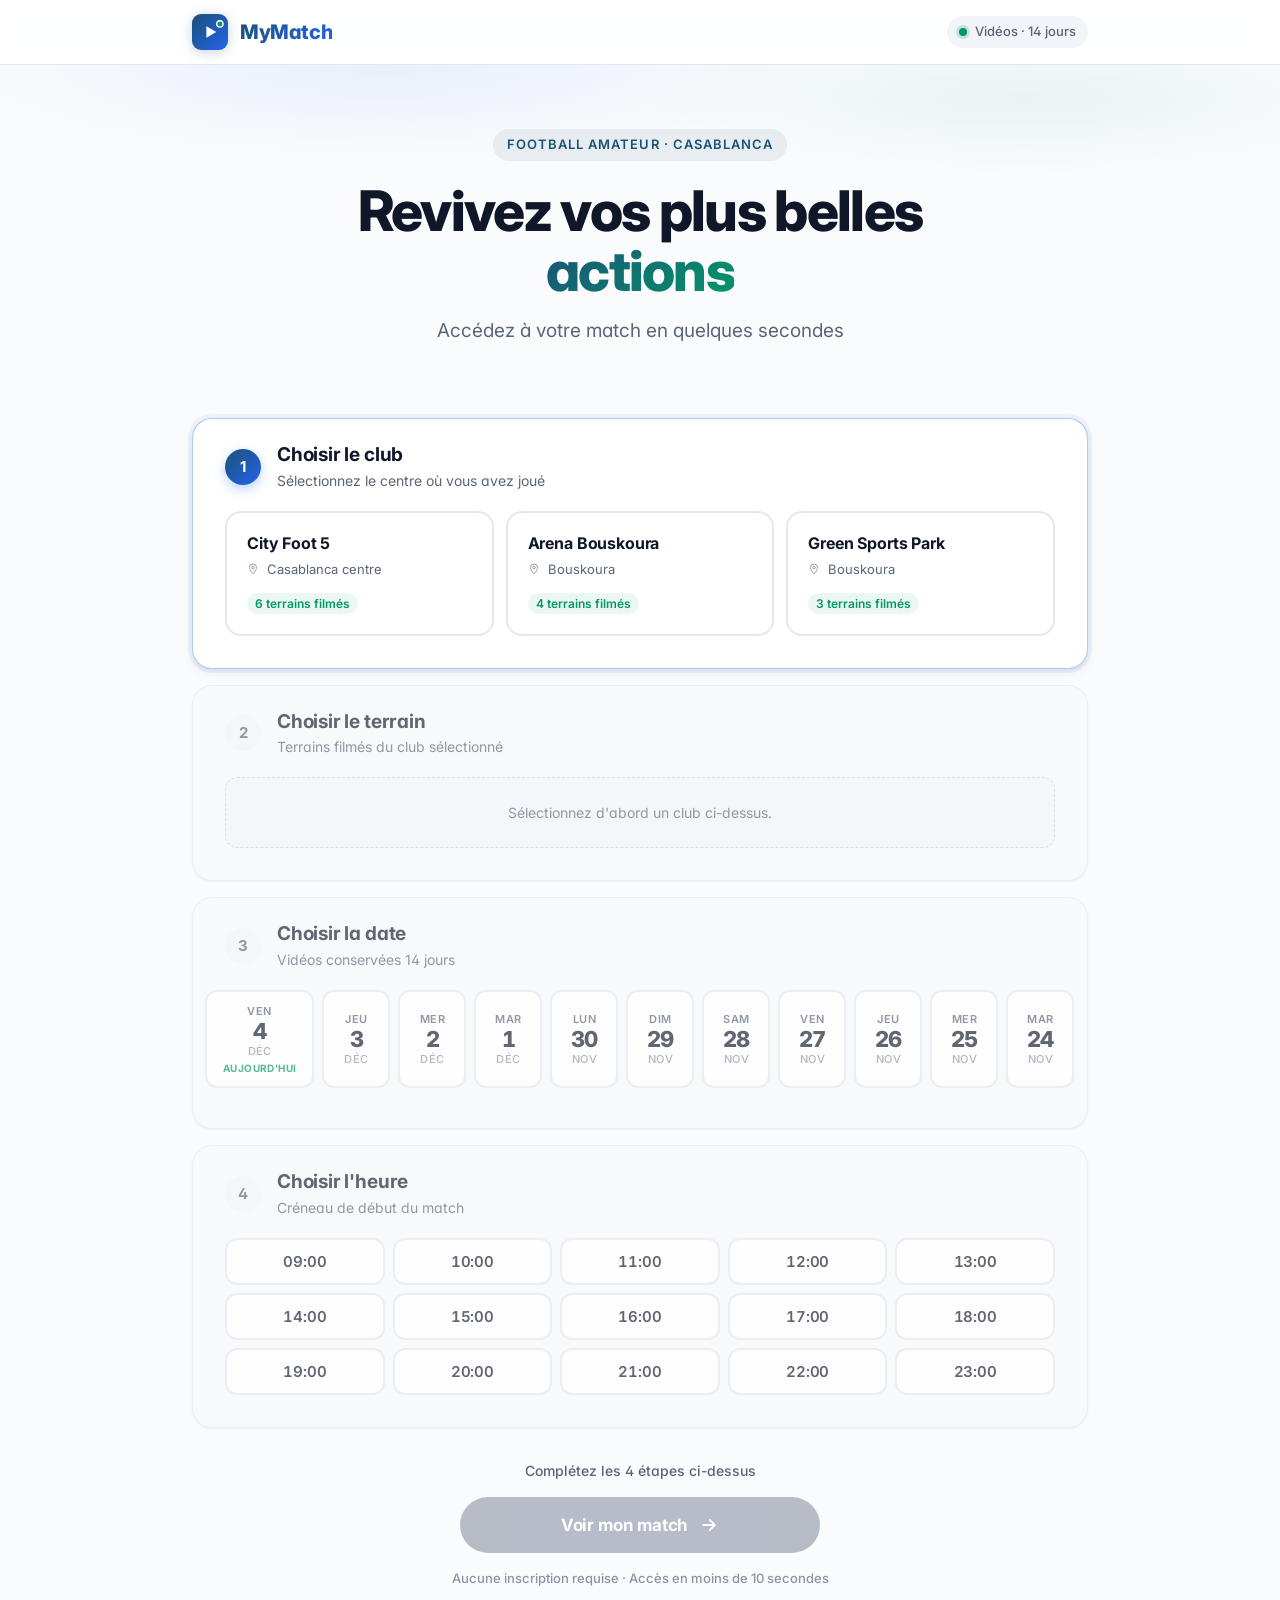
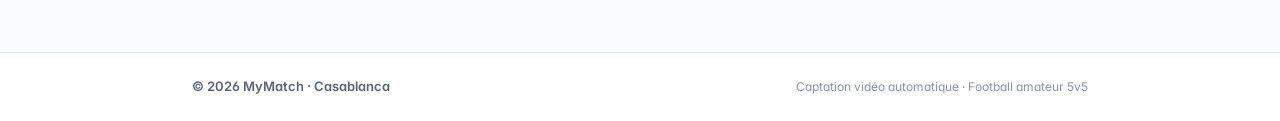
<file: frontend/index.html>
<!DOCTYPE html>
<html lang="fr">
<head>
  <meta charset="UTF-8" />
  <meta name="viewport" content="width=device-width, initial-scale=1.0, viewport-fit=cover" />
  <meta name="theme-color" content="#1A5276" />
  <meta name="description" content="MyMatch — Revivez vos plus belles actions. Accédez à votre match filmé en quelques secondes." />
  <title>MyMatch — Revivez vos plus belles actions</title>

  <link rel="preconnect" href="https://fonts.googleapis.com" />
  <link rel="preconnect" href="https://fonts.gstatic.com" crossorigin />
  <link href="https://fonts.googleapis.com/css2?family=Inter:wght@400;500;600;700;800&display=swap" rel="stylesheet" />

  <link rel="stylesheet" href="css/style.css" />
</head>
<body>

  <!-- ============================================================
       HEADER : logo MyMatch + nom de la marque
       ============================================================ -->
  <header class="site-header">
    <div class="container header-inner">
      <a href="/" class="logo" aria-label="MyMatch — accueil">
        <!-- Logo SVG : carré arrondi bleu avec triangle play et accent vert -->
        <svg class="logo-mark" viewBox="0 0 40 40" fill="none" xmlns="http://www.w3.org/2000/svg" aria-hidden="true">
          <rect width="40" height="40" rx="10" fill="url(#logoGradient)"/>
          <path d="M16 13.5L27 20L16 26.5V13.5Z" fill="white"/>
          <circle cx="31" cy="11" r="3.5" fill="#059669" stroke="white" stroke-width="1.5"/>
          <defs>
            <linearGradient id="logoGradient" x1="0" y1="0" x2="40" y2="40" gradientUnits="userSpaceOnUse">
              <stop offset="0%" stop-color="#1A5276"/>
              <stop offset="100%" stop-color="#2563EB"/>
            </linearGradient>
          </defs>
        </svg>
        <span class="logo-text">MyMatch</span>
      </a>

      <!-- Petite mention discrète à droite (durée de conservation) -->
      <span class="header-badge" aria-label="Vidéos disponibles 14 jours">
        <span class="header-badge-dot"></span>
        Vidéos · 14 jours
      </span>
    </div>
  </header>

  <main>

    <!-- ============================================================
         HERO : titre principal + sous-titre
         ============================================================ -->
    <section class="hero">
      <div class="container">
        <p class="hero-eyebrow">Football amateur · Casablanca</p>
        <h1 class="hero-title">
          Revivez vos plus belles <span class="hero-accent">actions</span>
        </h1>
        <p class="hero-subtitle">Accédez à votre match en quelques secondes</p>
      </div>
    </section>

    <!-- ============================================================
         SÉLECTION EN 4 ÉTAPES
         Inspiré de urbansoccer.fr/videos/
         Étapes : Club → Terrain → Date → Heure → Voir mon match
         ============================================================ -->
    <section class="selection" aria-label="Sélection de votre match">
      <div class="container">

        <!-- ---------- Étape 1 : Choisir le club ---------- -->
        <article class="step is-active" data-step="1" id="step-1">
          <header class="step-header">
            <span class="step-number" aria-hidden="true">1</span>
            <div class="step-titles">
              <h2 class="step-title">Choisir le club</h2>
              <p class="step-hint" id="step-1-hint">Sélectionnez le centre où vous avez joué</p>
            </div>
            <span class="step-status" data-step-status="1" aria-live="polite"></span>
          </header>
          <div class="step-body">
            <div class="club-grid" id="club-grid" role="radiogroup" aria-labelledby="step-1-hint">
              <!-- Les cartes de clubs sont injectées par main.js -->
            </div>
          </div>
        </article>

        <!-- ---------- Étape 2 : Choisir le terrain ---------- -->
        <article class="step is-locked" data-step="2" id="step-2" aria-disabled="true">
          <header class="step-header">
            <span class="step-number" aria-hidden="true">2</span>
            <div class="step-titles">
              <h2 class="step-title">Choisir le terrain</h2>
              <p class="step-hint" id="step-2-hint">Terrains filmés du club sélectionné</p>
            </div>
            <span class="step-status" data-step-status="2" aria-live="polite"></span>
          </header>
          <div class="step-body">
            <div class="terrain-grid" id="terrain-grid" role="radiogroup" aria-labelledby="step-2-hint">
              <!-- Les terrains sont injectés par main.js après sélection du club -->
              <p class="empty-state" id="terrain-empty">Sélectionnez d'abord un club ci-dessus.</p>
            </div>
          </div>
        </article>

        <!-- ---------- Étape 3 : Choisir la date ---------- -->
        <article class="step is-locked" data-step="3" id="step-3" aria-disabled="true">
          <header class="step-header">
            <span class="step-number" aria-hidden="true">3</span>
            <div class="step-titles">
              <h2 class="step-title">Choisir la date</h2>
              <p class="step-hint" id="step-3-hint">Vidéos conservées 14 jours</p>
            </div>
            <span class="step-status" data-step-status="3" aria-live="polite"></span>
          </header>
          <div class="step-body">
            <div class="date-scroller" id="date-scroller" role="radiogroup" aria-labelledby="step-3-hint">
              <!-- Les pastilles de dates (14 derniers jours) sont injectées par main.js -->
            </div>
          </div>
        </article>

        <!-- ---------- Étape 4 : Choisir l'heure ---------- -->
        <article class="step is-locked" data-step="4" id="step-4" aria-disabled="true">
          <header class="step-header">
            <span class="step-number" aria-hidden="true">4</span>
            <div class="step-titles">
              <h2 class="step-title">Choisir l'heure</h2>
              <p class="step-hint" id="step-4-hint">Créneau de début du match</p>
            </div>
            <span class="step-status" data-step-status="4" aria-live="polite"></span>
          </header>
          <div class="step-body">
            <div class="time-grid" id="time-grid" role="radiogroup" aria-labelledby="step-4-hint">
              <!-- Les créneaux horaires sont injectés par main.js -->
            </div>
          </div>
        </article>

        <!-- ---------- Bouton final : Voir mon match ---------- -->
        <div class="cta-wrapper">
          <p class="cta-summary" id="cta-summary" aria-live="polite">Complétez les 4 étapes ci-dessus</p>
          <button type="button" class="cta-button" id="cta-button" disabled>
            <span class="cta-button-label">Voir mon match</span>
            <svg class="cta-button-icon" viewBox="0 0 24 24" fill="none" aria-hidden="true">
              <path d="M5 12H19M19 12L13 6M19 12L13 18" stroke="currentColor" stroke-width="2.2" stroke-linecap="round" stroke-linejoin="round"/>
            </svg>
          </button>
          <p class="cta-reassurance">
            Aucune inscription requise · Accès en moins de 10 secondes
          </p>
        </div>

      </div>
    </section>

  </main>

  <!-- ============================================================
       FOOTER simple
       ============================================================ -->
  <footer class="site-footer">
    <div class="container footer-inner">
      <p class="footer-copy">© 2026 MyMatch · Casablanca</p>
      <p class="footer-meta">Captation vidéo automatique · Football amateur 5v5</p>
    </div>
  </footer>

  <script src="js/main.js" defer></script>
</body>
</html>
</file>
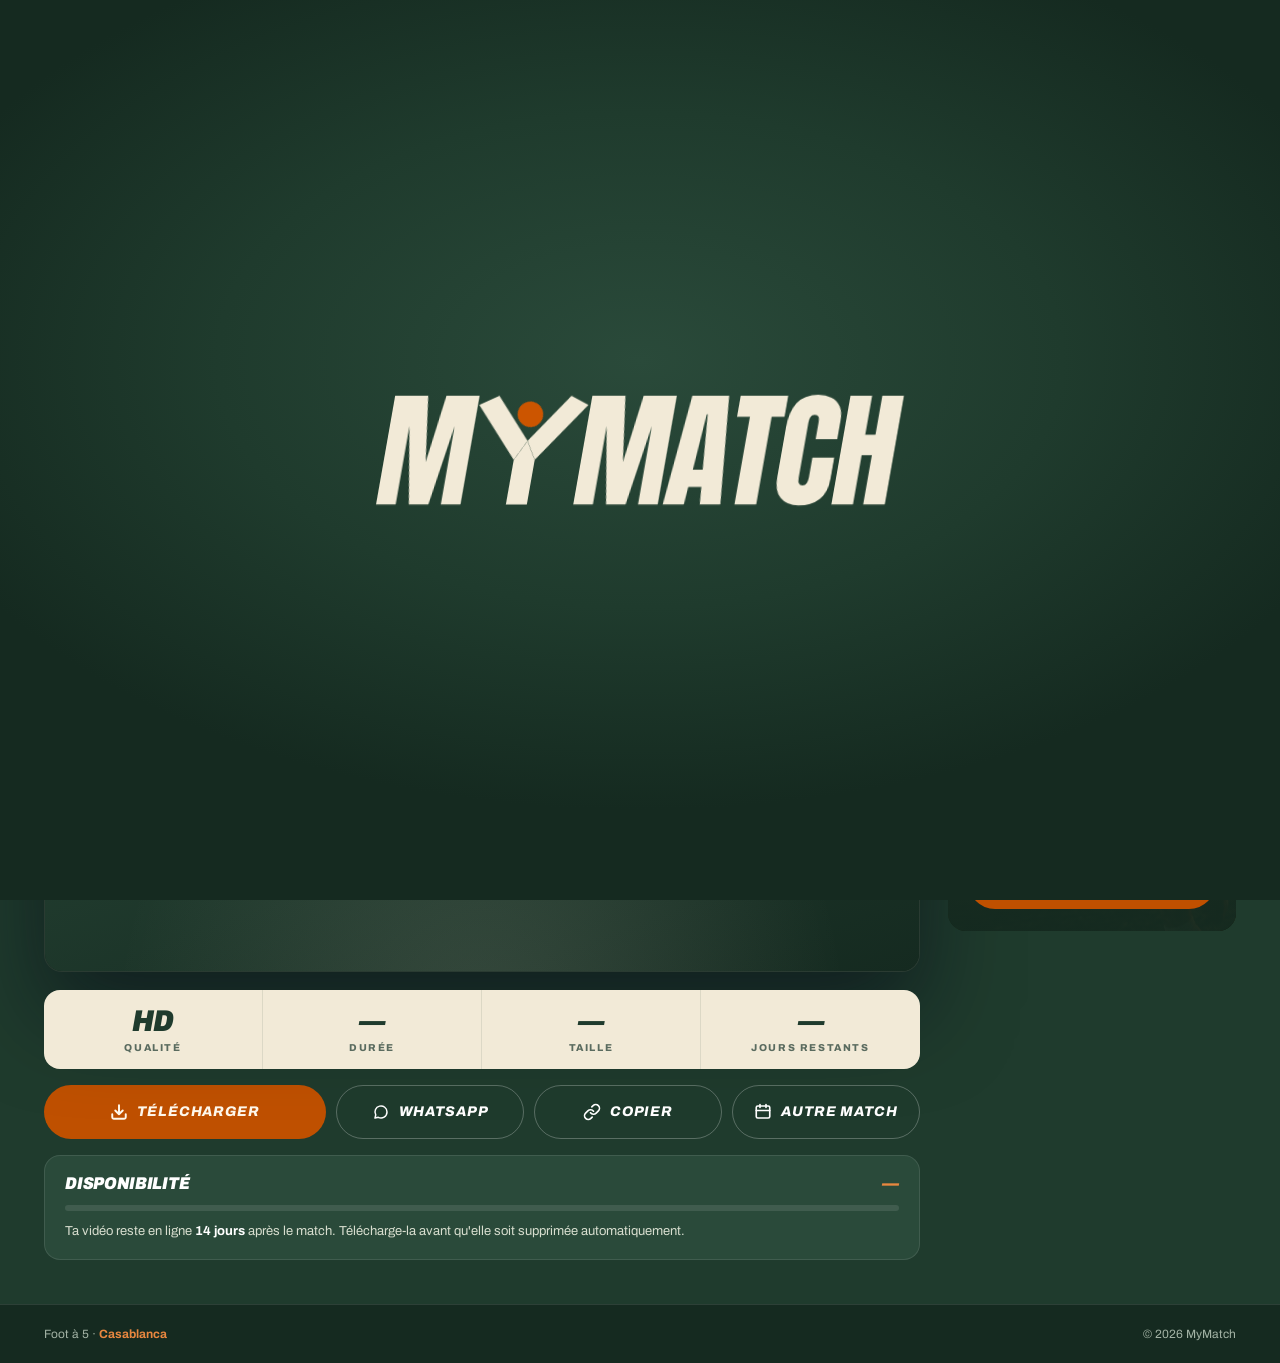
<file: Player.html>
<!DOCTYPE html>
<html lang="fr">
<head>
<meta charset="UTF-8">
<meta name="viewport" content="width=device-width, initial-scale=1.0, viewport-fit=cover">
<title>MyMatch — Ton match</title>
<meta name="theme-color" content="#1F3B2D">
<link rel="icon" href="/logo/favicon.svg" type="image/svg+xml">
<link rel="icon" href="/logo/favicon-32.png" sizes="32x32">
<link rel="apple-touch-icon" href="/logo/apple-touch-icon.png">
<link rel="preconnect" href="https://fonts.googleapis.com">
<link rel="preconnect" href="https://fonts.gstatic.com" crossorigin>
<link href="https://fonts.googleapis.com/css2?family=Archivo:ital,wdth,wght@0,62..125,100..900;1,62..125,100..900&display=swap" rel="stylesheet">
<style>
  :root{
    --navy:#1F3B2D;--navy2:#152A20;--navy3:#2A4A3A;
    --ice:#F2EAD7;--ice2:#F8F3E8;--ink-m:#5A6B5F;
    --coral:#E8873F;--coral2:#F2B27A;--coral-d:#9A3F00;
    --line:rgba(255,255,255,.1);--muted:#A3B3A5;--muted2:#D8DECF;
  }
  *,*::before,*::after{margin:0;padding:0;box-sizing:border-box}
  body{background:var(--navy);color:#fff;font-family:'Archivo',sans-serif;min-height:100vh;overflow-x:hidden;-webkit-font-smoothing:antialiased}
  .it{font-style:italic;font-weight:900;font-stretch:88%;letter-spacing:-.01em;text-transform:uppercase}
  button,a{font-family:inherit}
  a:focus-visible,button:focus-visible{outline:3px solid var(--coral);outline-offset:3px}

  /* ── Header ── */
  header{position:sticky;top:0;z-index:100;display:flex;align-items:center;justify-content:space-between;gap:12px;padding:12px 20px;background:rgba(31,59,45,.9);backdrop-filter:blur(14px);-webkit-backdrop-filter:blur(14px);border-bottom:1px solid var(--line)}
  .logo{display:flex;align-items:center;gap:8px;text-decoration:none;color:#fff}
  .logo-img{height:28px;width:auto;display:block}
  @media(max-width:768px){.logo-img{height:23px}}
  .pill{display:inline-flex;align-items:center;gap:8px;min-height:44px;padding:0 20px;border-radius:999px;border:1px solid rgba(255,255,255,.28);background:transparent;color:#fff;text-decoration:none;font-weight:800;font-style:italic;font-size:14px;letter-spacing:.06em;text-transform:uppercase;cursor:pointer;transition:border-color .2s,background .2s,color .2s}
  .pill:hover{border-color:var(--ice);color:var(--ice);background:rgba(242,234,215,.06)}
  .pill svg{width:17px;height:17px;flex-shrink:0}

  /* ── Bandeau titre ── */
  .top{position:relative;overflow:hidden;padding:36px 20px 30px;background:radial-gradient(ellipse 60% 120% at 88% 0%,rgba(242,234,215,.16),rgba(242,234,215,0) 60%),linear-gradient(120deg,#1F3B2D 0%,#2A4A3A 100%)}
  .top::before{display:none;content:'';position:absolute;inset:0;background:url('images/hero-action.webp') 85% 40%/cover no-repeat;opacity:.45;mix-blend-mode:normal;-webkit-mask-image:linear-gradient(to right,transparent 30%,#000 85%);mask-image:linear-gradient(to right,transparent 30%,#000 85%)}
  .top > *{position:relative}
  .tag{display:inline-flex;align-items:center;gap:8px;font-size:12px;font-weight:800;letter-spacing:.24em;text-transform:uppercase;color:var(--coral);margin-bottom:14px}
  .tag::before{content:'';width:8px;height:8px;border-radius:50%;background:var(--coral);animation:blink 1.4s ease-in-out infinite}
  @keyframes blink{0%,100%{opacity:1}50%{opacity:.25}}
  h1{font-size:clamp(44px,8.4vw,104px);line-height:.86;margin-bottom:22px}
  h1 em{font-style:inherit;color:var(--coral);display:block}
  .meta{display:flex;flex-wrap:wrap;gap:8px}
  .meta-item{display:flex;flex-direction:column;gap:2px;padding:9px 16px;border-radius:14px;background:var(--ice);color:var(--navy);min-width:104px}
  .meta-lbl{font-size:10px;font-weight:800;letter-spacing:.18em;text-transform:uppercase;color:var(--ink-m)}
  .meta-val{font-size:18px;font-style:italic;font-weight:900;font-stretch:90%}

  /* ── Mise en page ── */
  .wrap{display:grid;grid-template-columns:1fr;gap:0}
  @media(min-width:1024px){
    .wrap{grid-template-columns:minmax(0,1fr) 360px}
    .top{padding:52px 44px 40px}
    header{padding:12px 44px}
  }
  .col-main{min-width:0;padding:22px 20px 28px}
  @media(min-width:1024px){.col-main{padding:34px 0 44px 44px}}

  /* ── Lecteur ── */
  .player-box{position:relative;border-radius:18px;overflow:hidden;background:#12251B;border:1px solid var(--line);box-shadow:0 40px 90px rgba(5,10,22,.55)}
  .player-box video{display:block;width:100%;aspect-ratio:16/9;background:#000;object-fit:contain}
  .etat{aspect-ratio:16/9;display:none;flex-direction:column;align-items:center;justify-content:center;gap:16px;text-align:center;padding:24px;background:radial-gradient(ellipse at 50% 120%,rgba(242,234,215,.14),transparent 60%),linear-gradient(160deg,#2A4A3A,#152A20)}
  .etat.on{display:flex}
  .etat-titre{font-size:22px}
  .etat-txt{font-size:14px;color:var(--muted2);max-width:360px;line-height:1.6}
  .etat-ico{width:58px;height:58px;border-radius:50%;border:2px solid var(--ice);display:flex;align-items:center;justify-content:center}
  .etat-ico svg{width:26px;height:26px;stroke:var(--ice)}

  /* ── Barre technique (bleu glacier) ── */
  .specs{position:relative;z-index:1;display:grid;grid-template-columns:repeat(2,1fr);gap:0;margin-top:18px;border-radius:16px;overflow:hidden;background:var(--ice)}
  @media(min-width:640px){.specs{grid-template-columns:repeat(4,1fr)}}
  .spec{padding:16px 12px;text-align:center;border-right:1px solid rgba(31,59,45,.1)}
  .spec:last-child{border-right:none}
  .spec-val{display:block;font-size:30px;line-height:1;color:var(--navy)}
  .spec-lbl{display:block;font-size:10px;font-weight:800;letter-spacing:.16em;text-transform:uppercase;color:var(--ink-m);margin-top:6px}

  /* ── Actions ── */
  .actions{display:grid;grid-template-columns:1fr;gap:10px;margin-top:16px}
  @media(min-width:640px){.actions{grid-template-columns:1.5fr 1fr 1fr 1fr}}
  .btn{display:inline-flex;align-items:center;justify-content:center;gap:9px;min-height:54px;padding:0 18px;border-radius:999px;cursor:pointer;border:1px solid transparent;font-weight:800;font-style:italic;font-size:14px;letter-spacing:.06em;text-transform:uppercase;text-decoration:none;transition:transform .2s,box-shadow .2s,background .2s,border-color .2s,color .2s}
  .btn svg{width:18px;height:18px;flex-shrink:0}
  .btn-p{background:#BF5000;color:#FFF8EC}
  .btn-p:hover{background:#A84600;transform:translateY(-2px);box-shadow:0 14px 34px rgba(232,135,63,.35)}
  .btn-g{background:transparent;border-color:rgba(255,255,255,.26);color:#fff}
  .btn-g:hover{border-color:var(--ice);color:var(--ice);background:rgba(242,234,215,.06)}
  .btn-wa:hover{border-color:#25D366;color:#25D366}

  /* ── Disponibilité ── */
  .expire{margin-top:16px;padding:18px 20px;border-radius:16px;background:var(--navy3);border:1px solid var(--line)}
  .expire-head{display:flex;align-items:baseline;justify-content:space-between;gap:12px;margin-bottom:12px}
  .expire-titre{font-size:17px}
  .expire-jours{font-style:italic;font-weight:900;font-size:17px;color:var(--coral)}
  .barre{height:6px;border-radius:3px;background:rgba(255,255,255,.1);overflow:hidden}
  .barre span{display:block;height:100%;width:0;border-radius:3px;background:var(--ice);transition:width .9s cubic-bezier(.2,.8,.2,1)}
  .expire-txt{font-size:13px;color:var(--muted2);margin-top:10px;line-height:1.55}
  .expire-txt b{color:#fff}

  /* ── Colonne latérale ── */
  .col-side{padding:0 20px 32px;display:flex;flex-direction:column;gap:16px}
  @media(min-width:1024px){.col-side{padding:34px 44px 44px 28px}}
  .bloc{border-radius:18px;overflow:hidden;background:var(--ice);color:var(--navy)}
  .bloc-head{padding:16px 18px 6px;font-size:18px}
  .bloc-sub{padding:0 18px 12px;font-size:13px;color:var(--ink-m)}
  .bloc-body{padding:0 12px 14px}
  .creneaux{display:flex;flex-direction:column;gap:8px}
  .creneau{display:flex;align-items:center;justify-content:space-between;gap:10px;min-height:52px;padding:0 16px;border-radius:14px;background:#fff;border:1px solid rgba(31,59,45,.1);color:var(--navy);text-decoration:none;transition:transform .2s,border-color .2s}
  .creneau:hover{transform:translateX(3px);border-color:var(--navy)}
  .creneau.actif{background:var(--navy);border-color:var(--navy);color:#fff}
  .creneau-h{font-style:italic;font-weight:900;font-size:22px;font-stretch:90%}
  .creneau-tag{font-size:11px;font-weight:800;letter-spacing:.14em;text-transform:uppercase;color:var(--ink-m)}
  .creneau.actif .creneau-tag{color:var(--coral)}
  .vide{font-size:14px;color:var(--ink-m);line-height:1.6;padding:6px 6px 4px}

  /* Bloc Instagram façon affiche : photo de célébration en duotone */
  .insta{position:relative;overflow:hidden;border-radius:18px;min-height:300px;padding:22px 20px;display:flex;flex-direction:column;justify-content:flex-end;gap:10px;background:linear-gradient(160deg,#2A4A3A,#152A20)}
  .insta::before{content:'';position:absolute;inset:0;background:url('images/but.webp') 70% center/cover no-repeat}
  .insta::after{content:'';position:absolute;inset:0;background:linear-gradient(0deg,rgba(21,42,32,.96) 20%,rgba(21,42,32,.2) 75%)}
  .insta > *{position:relative;z-index:1}
  .insta-titre{font-size:34px;line-height:.88}
  .insta-titre em{font-style:inherit;color:var(--coral);display:block}
  .insta-txt{font-size:14px;color:var(--muted2);line-height:1.55;margin-bottom:6px}

  footer{border-top:1px solid var(--line);padding:22px 20px;display:flex;flex-wrap:wrap;align-items:center;justify-content:space-between;gap:12px;font-size:12px;color:var(--muted);background:var(--navy2)}
  @media(min-width:1024px){footer{padding:22px 44px}}
  footer b{color:var(--coral)}

  .toast{position:fixed;left:50%;bottom:26px;transform:translate(-50%,24px);background:#BF5000;color:#FFF8EC;padding:12px 24px;border-radius:999px;font-style:italic;font-weight:900;font-size:14px;letter-spacing:.08em;text-transform:uppercase;opacity:0;pointer-events:none;transition:.3s;z-index:300;box-shadow:0 10px 40px rgba(0,0,0,.4)}
  .toast.on{opacity:1;transform:translate(-50%,0)}

  @media (prefers-reduced-motion: reduce){
    *,*::before,*::after{animation:none !important;transition:none !important}
  }

/* Écran de chargement : repris tel quel de animations-reference.html */
/* ===== 1. ÉCRAN DE CHARGEMENT ===== */
.ld{position:fixed;inset:0;z-index:9999;display:flex;align-items:center;justify-content:center;
  background:radial-gradient(ellipse 60% 50% at 50% 40%,#2A4A3A 0%,#1F3B2D 55%,#152A20 100%);transition:opacity .3s ease}
.ld.is-fade{opacity:0}
.ld.is-out{pointer-events:none}
/* sortie : un trou s'ouvre au centre de la balle géante et dévoile la page */
@property --hole{syntax:'<length>';inherits:false;initial-value:0px}
.ld.is-open{-webkit-mask:radial-gradient(circle at 50% 50%,transparent var(--hole),#000 calc(var(--hole) + 1px));mask:radial-gradient(circle at 50% 50%,transparent var(--hole),#000 calc(var(--hole) + 1px));animation:ld-hole .5s cubic-bezier(.5,0,.2,1) forwards}
@keyframes ld-hole{to{--hole:150vmax}}
.ld-logo{width:min(560px,78vw);height:auto;overflow:visible}
.ld-torso,.ld-arm{transform-box:fill-box}
.ld-torso{transform-origin:50% 100%;transform:scaleY(0)}
.ld-arm-l{transform-origin:90.4% 85.2%;transform:rotate(-118deg) scale(0)}
.ld-arm-r{transform-origin:9.6% 85.2%;transform:rotate(118deg) scale(0)}
.lt{opacity:0}
.ld-ball,.ld-ball-in{transform-box:fill-box;transform-origin:center}
.ld-ball{transform:translate(-3600px,-700px)}
/* l'ombre sous la balle pendant les rebonds */
.ld-shadow{opacity:0}
@media (prefers-reduced-motion:reduce){.ld-torso,.ld-arm,.lt,.ld-ball{transform:none!important;opacity:1!important}.ld-seam{display:none}}
</style>
</head>
<body>
<div class="ld" id="ld" data-min="3400" data-wait-for-video="true" aria-hidden="true">
<svg class="ld-logo" viewBox="-162 -273 9075 2306" role="img" aria-label="MyMatch">
 <g transform="skewX(-10) translate(330 0)" fill="#F2EAD7">
  <path class="lt lt-l" d="M78 1760V0H614L762 1073L909 0H1450V1760H1128V492L926 1760H610L396 492V1760Z"/>
  <g class="ld-y"><path class="ld-torso" d="M2182 1039 L2352 730 L2522 1039 L2522 1760 L2182 1760 Z"/><path class="ld-arm ld-arm-l" d="M1468 146 L1768 0 L2352 730 L2182 1039 Z"/><path class="ld-arm ld-arm-r" d="M3236 146 L2936 0 L2352 730 L2522 1039 Z"/></g>
  <path class="lt lt-r" style="--i:0" d="M3274.0 1760V0H3810.0L3958.0 1073L4105.0 0H4646.0V1760H4324.0V492L4122.0 1760H3806.0L3592.0 492V1760Z"/><path class="lt lt-r" style="--i:1" d="M4724.0 1760 4894.0 0H5491.0L5658.0 1760H5325.0L5300.0 1476H5088.0L5066.0 1760ZM5113.0 1195H5273.0L5196.0 300H5180.0Z"/><path class="lt lt-r" style="--i:2" d="M5887.0 1760V338H5678.0V0H6448.0V338H6239.0V1760Z"/><path class="lt lt-r" style="--i:3" d="M6926.0 1776Q6735.0 1776 6618.5 1657.0Q6502.0 1538 6502.0 1324V512Q6502.0 256 6603.5 120.0Q6705.0 -16 6934.0 -16Q7059.0 -16 7156.5 30.0Q7254.0 76 7310.0 167.5Q7366.0 259 7366.0 398V702H7016.0V442Q7016.0 363 6996.0 335.5Q6976.0 308 6934.0 308Q6885.0 308 6868.0 343.5Q6851.0 379 6851.0 438V1319Q6851.0 1392 6872.5 1422.0Q6894.0 1452 6934.0 1452Q6979.0 1452 6997.5 1415.0Q7016.0 1378 7016.0 1319V1002H7370.0V1335Q7370.0 1567 7253.0 1671.5Q7136.0 1776 6926.0 1776Z"/><path class="lt lt-r" style="--i:4" d="M7457.0 1760V0H7807.0V629H7973.0V0H8323.0V1760H7973.0V962H7807.0V1760Z"/>
 </g>
 <g transform="translate(2600 300)"><g class="ld-ball"><g class="ld-ball-in"><circle r="207" fill="#CC5500"/><path class="ld-seam" d="M-160 -40 Q0 -150 160 -40 M-120 110 Q0 40 120 110" fill="none" stroke="#F2EAD7" stroke-width="26" stroke-linecap="round"/></g></g></g>
</svg>
</div>
<header>
  <a class="logo" href="index.html" aria-label="MyMatch, accueil">
    <img class="logo-img" src="logo/mymatch-logo-clair.svg" alt="" width="110" height="28"/>
  </a>
  <a class="pill" href="index.html" id="btn-retour">
    <svg viewBox="0 0 24 24" fill="none" stroke="currentColor" stroke-width="2.4" stroke-linecap="round" stroke-linejoin="round"><path d="M19 12H5M12 19l-7-7 7-7"/></svg>
    Retour
  </a>
</header>

<section class="top">
  <div class="tag">Ton match</div>
  <h1 class="it">Ton match.<em>Ta vidéo.</em></h1>
  <div class="meta">
    <div class="meta-item"><span class="meta-lbl">Club</span><span class="meta-val" id="m-club">—</span></div>
    <div class="meta-item"><span class="meta-lbl">Terrain</span><span class="meta-val" id="m-terrain">—</span></div>
    <div class="meta-item"><span class="meta-lbl">Date</span><span class="meta-val" id="m-date">—</span></div>
    <div class="meta-item"><span class="meta-lbl">Heure</span><span class="meta-val" id="m-heure">—</span></div>
  </div>
</section>

<div class="wrap">
  <div class="col-main">
    <div class="player-box">
      <div class="etat on" id="etat-load" role="status">
        <div class="etat-titre it">On récupère ta vidéo</div>
        <p class="etat-txt">Quelques secondes, le temps de la trouver.</p>
      </div>
      <div class="etat" id="etat-err" role="alert">
        <div class="etat-ico"><svg viewBox="0 0 24 24" fill="none" stroke-width="2" stroke-linecap="round"><circle cx="12" cy="12" r="10"/><path d="M12 8v5M12 16h.01"/></svg></div>
        <div class="etat-titre it">Vidéo indisponible</div>
        <p class="etat-txt">Cette vidéo n'existe pas, ou elle a été supprimée 14 jours après le match. Vérifie le terrain et l'heure, ou choisis un autre match.</p>
      </div>
      <video id="video" controls playsinline preload="metadata" style="display:none"></video>
    </div>

    <div class="specs">
      <div class="spec"><span class="spec-val it">HD</span><span class="spec-lbl">Qualité</span></div>
      <div class="spec"><span class="spec-val it" id="s-duree">—</span><span class="spec-lbl">Durée</span></div>
      <div class="spec"><span class="spec-val it" id="s-poids">—</span><span class="spec-lbl">Taille</span></div>
      <div class="spec"><span class="spec-val it" id="s-jours">—</span><span class="spec-lbl">Jours restants</span></div>
    </div>

    <div class="actions">
      <a class="btn btn-p" id="btn-dl" href="#" download>
        <svg viewBox="0 0 24 24" fill="none" stroke="currentColor" stroke-width="2.6" stroke-linecap="round" stroke-linejoin="round"><path d="M21 15v4a2 2 0 01-2 2H5a2 2 0 01-2-2v-4M7 10l5 5 5-5M12 15V3"/></svg>
        Télécharger
      </a>
      <button class="btn btn-g btn-wa" type="button" onclick="partageWA()">
        <svg viewBox="0 0 24 24" fill="none" stroke="currentColor" stroke-width="2" stroke-linecap="round" stroke-linejoin="round"><path d="M20 12a8 8 0 0 1-11.6 7.1L4 20l1-4.2A8 8 0 1 1 20 12z"/></svg>
        WhatsApp
      </button>
      <button class="btn btn-g" type="button" onclick="copierLien()">
        <svg viewBox="0 0 24 24" fill="none" stroke="currentColor" stroke-width="2.2" stroke-linecap="round" stroke-linejoin="round"><path d="M10 13a5 5 0 007.54.54l3-3a5 5 0 00-7.07-7.07l-1.72 1.71"/><path d="M14 11a5 5 0 00-7.54-.54l-3 3a5 5 0 007.07 7.07l1.71-1.71"/></svg>
        <span id="lbl-copie">Copier</span>
      </button>
      <a class="btn btn-g" id="btn-autre" href="index.html">
        <svg viewBox="0 0 24 24" fill="none" stroke="currentColor" stroke-width="2.2" stroke-linecap="round" stroke-linejoin="round"><rect x="3" y="4" width="18" height="16" rx="2"/><path d="M8 2v4M16 2v4M3 10h18"/></svg>
        Autre match
      </a>
    </div>

    <div class="expire">
      <div class="expire-head">
        <span class="expire-titre it">Disponibilité</span>
        <span class="expire-jours" id="exp-jours">—</span>
      </div>
      <div class="barre"><span id="exp-barre"></span></div>
      <p class="expire-txt">Ta vidéo reste en ligne <b>14 jours</b> après le match. Télécharge-la avant qu'elle soit supprimée automatiquement.</p>
    </div>
  </div>

  <aside class="col-side">
    <div class="bloc">
      <div class="bloc-head it">Autres matchs</div>
      <div class="bloc-sub">Même terrain, même jour</div>
      <div class="bloc-body"><div class="creneaux" id="liste-creneaux"><p class="vide">Chargement…</p></div></div>
    </div>
    <div class="insta">
      <div class="insta-titre it">T'as mis une<em>lucarne ?</em></div>
      <p class="insta-txt">Envoie ton but sur notre Instagram. Le plus beau but du mois gagne son prochain match offert.</p>
      <a class="btn btn-p" href="https://instagram.com" target="_blank" rel="noopener">
        <svg viewBox="0 0 24 24" fill="none" stroke="currentColor" stroke-width="2"><rect x="2" y="2" width="20" height="20" rx="5"/><circle cx="12" cy="12" r="4"/><circle cx="17.5" cy="6.5" r="1" fill="currentColor" stroke="none"/></svg>
        Envoyer mon but
      </a>
    </div>
  </aside>
</div>

<footer>
  <span>Foot à 5 · <b>Casablanca</b></span>
  <span>© 2026 MyMatch</span>
</footer>

<div class="toast" id="toast" role="status">Lien copié</div>

<script>
/* ===== 1. ÉCRAN DE CHARGEMENT =====
   Réglages : MIN_MS = durée minimale à l'écran (accueil 2300, Player 3400).
   Sur Player.html, appeler MMLoader.done() quand la vidéo est prête (loadeddata) ou en cas d'erreur. */
const MMLoader = (() => {
  const ld = document.getElementById('ld');
  const MIN_MS = +(ld.dataset.min || 2300);
  const t0 = performance.now();
  const reduce = matchMedia('(prefers-reduced-motion: reduce)').matches;
  const $ = s => ld.querySelector(s), $$ = s => [...ld.querySelectorAll(s)];
  let pump = [];

  // Trajectoire de la balle : 2 rebonds puis elle monte se poser à la place de la tête.
  function bounceFrames() {
    const G = 1253;                 // sol, relatif au centre de la tête (unités du SVG)
    const segs = [                  // [x départ, y départ, x arrivée, y arrivée, hauteur du sommet au-dessus du sol, durée relative]
      [-3600, -700, -2450, G, null, 0.30],
      [-2450, G, -1150, G, 1500, 0.38],
      [-1150, G, 0, 0, 1253, 0.32]
    ];
    const kf = []; let off = 0;
    segs.forEach(([x0, y0, x1, y1, h, dur], si) => {
      const N = 14;
      for (let i = (si ? 1 : 0); i <= N; i++) {
        const t = i / N; let y;
        if (si === 0) y = y0 + (y1 - y0) * t * t;                    // chute
        else if (si === segs.length - 1) y = G - h * (1 - (1 - t) * (1 - t)); // montée jusqu'au sommet
        else y = G - 4 * h * t * (1 - t);                              // rebond complet
        kf.push({ transform: `translate(${x0 + (x1 - x0) * t}px,${y}px)`, offset: Math.min(1, off + dur * t) });
      }
      off += dur;
    });
    kf[kf.length - 1].offset = 1;
    return kf;
  }

  function play() {
    if (reduce) return;
    const E = 'cubic-bezier(.2,.9,.25,1)';
    $('.ld-ball').animate(bounceFrames(), { duration: 1150, easing: 'linear', fill: 'forwards' });
    $('.ld-ball-in').animate([{ transform: 'rotate(0)' }, { transform: 'rotate(760deg)' }], { duration: 1150, easing: 'cubic-bezier(.3,.6,.4,1)', fill: 'forwards' });
    $('.ld-seam').animate([{ opacity: 1 }, { opacity: 1, offset: .75 }, { opacity: 0 }], { duration: 1400, fill: 'forwards' });
    // la tête se pose : petit écrasement
    $('.ld-ball-in').animate([{ transform: 'rotate(760deg) scale(1)' }, { transform: 'rotate(760deg) scale(1.16,.86)' }, { transform: 'rotate(760deg) scale(1)' }], { duration: 320, delay: 1150, easing: 'ease-out', fill: 'forwards' });
    // le corps sort du sol
    $('.ld-torso').animate([{ transform: 'scaleY(0)' }, { transform: 'scaleY(1)' }], { duration: 420, delay: 650, easing: E, fill: 'forwards' });
    // les bras arrivent baissés puis se lèvent : célébration
    $$('.ld-arm').forEach((a, i) => {
      const s = i ? 1 : -1;
      a.animate([
        { transform: `rotate(${118 * s}deg) scale(0)` },
        { transform: `rotate(${118 * s}deg) scale(1)`, offset: .3 },
        { transform: `rotate(${-10 * s}deg) scale(1)`, offset: .8 },
        { transform: 'rotate(0deg) scale(1)' }
      ], { duration: 900, delay: 780, easing: 'cubic-bezier(.5,0,.2,1)', fill: 'forwards' });
    });
    // les lettres glissent depuis le joueur
    $$('.lt').forEach(l => {
      const left = l.classList.contains('lt-l'), i = +getComputedStyle(l).getPropertyValue('--i') || 0;
      l.animate([{ opacity: 0, transform: `translateX(${left ? 700 : -700}px)` }, { opacity: 1, transform: 'none' }],
        { duration: 520, delay: 1450 + i * 55, easing: E, fill: 'forwards' });
    });
    // en attendant : les bras « pompent » doucement
    setTimeout(() => {
      $$('.ld-arm').forEach((a, i) => pump.push(a.animate(
        [{ transform: 'rotate(0)' }, { transform: `rotate(${i ? 9 : -9}deg)` }, { transform: 'rotate(0)' }],
        { duration: 620, iterations: Infinity, easing: 'ease-in-out', composite: 'replace' })));
    }, 2300);
  }

  let doneCalled = false, loaded = false;
  function out() {
    pump.forEach(p => p.cancel());
    if (reduce) { ld.classList.add('is-out', 'is-fade'); setTimeout(() => ld.remove(), 400); return; }
    // fin : la balle part en frappe vers l'écran et ouvre la page
    $('.ld-ball').animate([{ transform: 'translate(0,0) scale(1)' }, { transform: 'translate(0,0) scale(1.25)', offset: .25 }, { transform: 'translate(0,0) scale(90)' }],
      { duration: 560, easing: 'cubic-bezier(.6,0,.9,.4)', fill: 'forwards' });
    ld.classList.add('is-out');
    // quand la balle couvre l'écran, un trou s'ouvre au centre et dévoile la page
    setTimeout(() => ld.classList.add('is-open'), 470);
    setTimeout(() => ld.remove(), 1050);
  }
  let outCalled = false;
  function tryOut() { if (!loaded || !doneCalled || outCalled) return; outCalled = true; const wait = Math.max(0, MIN_MS - (performance.now() - t0)); setTimeout(out, wait); }
  play();
  // Filet de sécurité MyMatch : si window.load ou done() n'arrivent jamais
  // (CDN lent, vidéo muette sur iPhone…), on ouvre quand même la page.
  setTimeout(() => { loaded = true; doneCalled = true; tryOut(); }, +(ld.dataset.max || 9000));
  addEventListener('load', () => { loaded = true; if (ld.dataset.waitForVideo !== 'true') doneCalled = true; tryOut(); });
  return { done() { doneCalled = true; tryOut(); } };
})();

/* ═══════════ PARAMÈTRES URL ═══════════ */
const P = new URLSearchParams(location.search);
const clubTxt    = P.get('club')    || 'City Foot 5';
const terrainTxt = P.get('terrain') || 'Terrain 1';
const dateTxt    = P.get('date')    || '';
const heureTxt   = P.get('heure')   || '';

const CLUBS = {
  'city foot 5':'city-foot-5',
  'arena bouskoura':'arena-bouskoura',
  'green sports park':'green-sports-park'
};
const clubId = CLUBS[clubTxt.toLowerCase().trim()] || clubTxt.toLowerCase().trim().replace(/\s+/g,'-');

/* Terrain : « Terrain 3 », « terrain-3 » et « 3 » donnent tous terrain-3 */
function terrainVersId(txt){
  const reste = String(txt).toLowerCase().trim().replace(/^terrain[\s\-_]*/, '');
  return 'terrain-' + reste.replace(/[^0-9a-z]/g, '');
}
const terrainId = terrainVersId(terrainTxt);

/* Date au format AAAA-MM-JJ, en heure locale */
function toISO(str){
  if(/^\d{4}-\d{2}-\d{2}$/.test(str)) return str;
  const d = new Date(str);
  if(isNaN(d)) return new Date().toLocaleDateString('sv-SE');
  return d.toLocaleDateString('sv-SE');
}
const dateISO = toISO(dateTxt);
const hhmm = h => String(h || '').slice(0, 5);

const $ = id => document.getElementById(id);
$('m-club').textContent    = clubTxt;
$('m-terrain').textContent = terrainTxt;
$('m-date').textContent    = dateTxt || dateISO;
$('m-heure').textContent   = hhmm(heureTxt) || '—';
document.title = `MyMatch — ${clubTxt} · ${terrainTxt}`;
$('btn-autre').href = `index.html?club=${encodeURIComponent(clubTxt)}`;

function toast(msg){
  const t = $('toast'); t.textContent = msg; t.classList.add('on');
  clearTimeout(t._t); t._t = setTimeout(() => t.classList.remove('on'), 2200);
}
function duree(sec){
  if(!sec || !isFinite(sec)) return '—';
  const m = Math.floor(sec / 60), s = Math.round(sec % 60);
  return `${m}′${String(s).padStart(2, '0')}`;
}
/* Taille : en Mo sous 1 Go, en Go au-delà */
function taille(octets){
  const o = Number(octets);
  if(!o) return '—';
  if(o < 1073741824) return Math.round(o / 1048576) + ' Mo';
  return (o / 1073741824).toFixed(1).replace('.', ',') + ' Go';
}
/* Expiration : la date Python isoformat() arrive avec des microsecondes,
   qu'on retire pour que tous les navigateurs la lisent. */
function lireDate(str){
  if(!str) return null;
  const d = new Date(String(str).replace(/(\.\d{3})\d+/, '$1'));
  return isNaN(d) ? null : d;
}

/* ═══════════ CHARGER LA VIDÉO ═══════════ */
async function chargerVideo(){
  const url = `https://mymatch.ma/api/video?club=${encodeURIComponent(clubId)}&terrain=${encodeURIComponent(terrainId)}&date=${dateISO}&heure=${encodeURIComponent(heureTxt)}`;
  try{
    const r = await fetch(url);
    if(!r.ok) throw new Error('HTTP ' + r.status);
    const d = await r.json();
    if(!d.url) throw new Error('pas d’url');

    const v = $('video');
    /* Fin de l'écran de chargement dès que la vidéo est prête ou en erreur.
       loadedmetadata en plus : sur iPhone, loadeddata n'arrive souvent qu'à la lecture. */
    ['loadeddata', 'loadedmetadata', 'error'].forEach(ev => v.addEventListener(ev, () => MMLoader.done(), { once: true }));
    v.src = d.url;
    v.style.display = 'block';
    $('etat-load').classList.remove('on');
    $('btn-dl').href = d.url;
    $('btn-dl').setAttribute('download', d.url.split('/').pop());
    v.addEventListener('loadedmetadata', () => { $('s-duree').textContent = duree(v.duration); });

    fetch(d.url, { method: 'HEAD' }).then(h => {
      const o = h.headers.get('content-length');
      if(o) $('s-poids').textContent = taille(o);
    }).catch(() => {});

    const exp = lireDate(d.expire);
    if(exp){
      const reste = Math.max(0, Math.ceil((exp - new Date()) / 86400000));
      $('s-jours').textContent = reste + 'J';
      $('exp-jours').textContent = reste + (reste > 1 ? ' jours restants' : ' jour restant');
      $('exp-barre').style.width = Math.min(100, (reste / 14) * 100) + '%';
    }
  }catch(e){
    $('etat-load').classList.remove('on');
    $('etat-err').classList.add('on');
    MMLoader.done();          // pas de vidéo : on ouvre la page sur le message d'erreur
  }
}

/* ═══════════ AUTRES CRÉNEAUX (construits sans innerHTML) ═══════════ */
async function chargerCreneaux(){
  const url = `https://mymatch.ma/api/creneaux?club=${encodeURIComponent(clubId)}&terrain=${encodeURIComponent(terrainId)}&date=${dateISO}`;
  const box = $('liste-creneaux');
  const message = txt => { box.textContent = ''; const p = document.createElement('p'); p.className = 'vide'; p.textContent = txt; box.appendChild(p); };
  try{
    const r = await fetch(url);
    const list = await r.json();
    if(!Array.isArray(list) || !list.length){ message('Aucun autre match enregistré sur ce terrain ce jour-là.'); return; }
    box.textContent = '';
    list.forEach(c => {
      const brut = String(c.heure_debut || '');
      const actif = hhmm(brut) === hhmm(heureTxt);
      const a = document.createElement('a');
      a.className = 'creneau' + (actif ? ' actif' : '');
      a.href = `Player.html?club=${encodeURIComponent(clubTxt)}&terrain=${encodeURIComponent(terrainTxt)}&date=${dateISO}&heure=${encodeURIComponent(brut)}`;
      if(actif) a.setAttribute('aria-current', 'page');
      const h = document.createElement('span'); h.className = 'creneau-h'; h.textContent = hhmm(brut);
      const t = document.createElement('span'); t.className = 'creneau-tag'; t.textContent = actif ? 'En lecture' : 'Voir';
      a.append(h, t);
      box.appendChild(a);
    });
  }catch(e){ message('Impossible de charger les autres matchs.'); }
}

/* ═══════════ PARTAGE ═══════════ */
function partageWA(){
  const txt = `Mon match à ${clubTxt}, ${terrainTxt}, ${dateTxt || dateISO} à ${hhmm(heureTxt)}. Regarde ça : ${location.href}`;
  window.open('https://wa.me/?text=' + encodeURIComponent(txt), '_blank', 'noopener');
}
function copierLien(){
  navigator.clipboard.writeText(location.href).then(() => {
    $('lbl-copie').textContent = 'Copié';
    toast('Lien copié');
    setTimeout(() => $('lbl-copie').textContent = 'Copier', 2200);
  }).catch(() => toast('Copie impossible'));
}

chargerVideo();
chargerCreneaux();
</script>
</body>
</html>
</file>
<file: frontend/css/style.css>
/* ============================================================
   MyMatch — Feuille de styles principale
   Page : index.html (sélection vidéo, 4 étapes)
   Approche : mobile-first, premium sport, accessible
   ============================================================ */


/* ============================================================
   1. VARIABLES — Système de design MyMatch
   ============================================================ */
:root {
  /* Couleurs de marque */
  --color-primary: #1A5276;          /* Bleu marine principal */
  --color-primary-dark: #134059;     /* Pour hover sur primaire */
  --color-secondary: #2563EB;        /* Bleu vif (gradients) */
  --color-accent: #059669;           /* Vert émeraude (validation, CTA) */
  --color-accent-dark: #047857;      /* Hover sur accent */

  /* Surfaces */
  --color-bg: #FAFBFC;               /* Fond clair général */
  --color-bg-elevated: #FFFFFF;      /* Cartes, blocs surélevés */
  --color-bg-soft: #F1F4F8;          /* Zones secondaires */
  --color-bg-locked: #F6F8FA;        /* Étape verrouillée */

  /* Textes */
  --color-text: #0F1729;             /* Texte principal */
  --color-text-muted: #5A6478;       /* Texte secondaire */
  --color-text-soft: #8A93A6;        /* Texte tertiaire */
  --color-text-on-primary: #FFFFFF;

  /* Bordures */
  --color-border: #E4E8EE;
  --color-border-strong: #CBD2DC;
  --color-border-focus: #2563EB;

  /* Ombres (subtiles, premium) */
  --shadow-sm: 0 1px 2px rgba(15, 23, 41, 0.04), 0 1px 3px rgba(15, 23, 41, 0.06);
  --shadow-md: 0 4px 12px rgba(15, 23, 41, 0.06), 0 2px 4px rgba(15, 23, 41, 0.04);
  --shadow-lg: 0 12px 32px rgba(15, 23, 41, 0.08), 0 4px 12px rgba(15, 23, 41, 0.05);
  --shadow-cta: 0 8px 24px rgba(5, 150, 105, 0.32);

  /* Rayons */
  --radius-sm: 8px;
  --radius-md: 12px;
  --radius-lg: 16px;
  --radius-xl: 20px;
  --radius-pill: 999px;

  /* Espacements (grille 8px) */
  --space-1: 4px;
  --space-2: 8px;
  --space-3: 12px;
  --space-4: 16px;
  --space-5: 20px;
  --space-6: 24px;
  --space-8: 32px;
  --space-10: 40px;
  --space-12: 48px;
  --space-16: 64px;
  --space-20: 80px;

  /* Transitions */
  --transition-fast: 150ms cubic-bezier(0.4, 0, 0.2, 1);
  --transition: 220ms cubic-bezier(0.4, 0, 0.2, 1);
  --transition-slow: 320ms cubic-bezier(0.4, 0, 0.2, 1);

  /* Layout */
  --container-max: 960px;
  --header-height: 64px;
}


/* ============================================================
   2. RESET ET BASE
   ============================================================ */
*,
*::before,
*::after {
  box-sizing: border-box;
}

html {
  -webkit-text-size-adjust: 100%;
  -webkit-tap-highlight-color: transparent;
  scroll-behavior: smooth;
}

body {
  margin: 0;
  font-family: 'Inter', -apple-system, BlinkMacSystemFont, 'Segoe UI', system-ui, sans-serif;
  font-size: 16px;
  line-height: 1.5;
  color: var(--color-text);
  background-color: var(--color-bg);
  -webkit-font-smoothing: antialiased;
  -moz-osx-font-smoothing: grayscale;
  font-feature-settings: "cv02", "cv03", "cv04", "cv11";
  min-height: 100vh;
  display: flex;
  flex-direction: column;
}

main {
  flex: 1;
}

img,
svg {
  display: block;
  max-width: 100%;
}

button {
  font-family: inherit;
  cursor: pointer;
  border: none;
  background: none;
  color: inherit;
}

a {
  color: inherit;
  text-decoration: none;
}

h1, h2, h3, p {
  margin: 0;
}

/* Conteneur centré */
.container {
  width: 100%;
  max-width: var(--container-max);
  margin-inline: auto;
  padding-inline: var(--space-5);
}

@media (min-width: 768px) {
  .container {
    padding-inline: var(--space-8);
  }
}


/* ============================================================
   3. HEADER
   ============================================================ */
.site-header {
  position: sticky;
  top: 0;
  z-index: 50;
  background: rgba(255, 255, 255, 0.85);
  backdrop-filter: saturate(180%) blur(12px);
  -webkit-backdrop-filter: saturate(180%) blur(12px);
  border-bottom: 1px solid var(--color-border);
}

.header-inner {
  display: flex;
  align-items: center;
  justify-content: space-between;
  height: var(--header-height);
  gap: var(--space-4);
}

.logo {
  display: inline-flex;
  align-items: center;
  gap: var(--space-3);
  transition: transform var(--transition-fast);
}

.logo:hover {
  transform: translateY(-1px);
}

.logo-mark {
  width: 36px;
  height: 36px;
  flex-shrink: 0;
  filter: drop-shadow(0 2px 6px rgba(26, 82, 118, 0.25));
}

.logo-text {
  font-size: 20px;
  font-weight: 800;
  letter-spacing: -0.02em;
  color: var(--color-text);
  background: linear-gradient(135deg, var(--color-primary) 0%, var(--color-secondary) 100%);
  -webkit-background-clip: text;
  background-clip: text;
  -webkit-text-fill-color: transparent;
}

.header-badge {
  display: none;
  align-items: center;
  gap: var(--space-2);
  font-size: 13px;
  font-weight: 500;
  color: var(--color-text-muted);
  padding: 6px 12px;
  background: var(--color-bg-soft);
  border-radius: var(--radius-pill);
}

.header-badge-dot {
  width: 8px;
  height: 8px;
  border-radius: 50%;
  background: var(--color-accent);
  box-shadow: 0 0 0 3px rgba(5, 150, 105, 0.18);
  animation: pulse 2.4s ease-in-out infinite;
}

@keyframes pulse {
  0%, 100% { opacity: 1; }
  50% { opacity: 0.55; }
}

@media (min-width: 480px) {
  .header-badge {
    display: inline-flex;
  }
}


/* ============================================================
   4. HERO
   ============================================================ */
.hero {
  position: relative;
  padding: var(--space-12) 0 var(--space-10);
  text-align: center;
  overflow: hidden;
}

/* Halo subtil bleu/vert en arrière-plan */
.hero::before {
  content: "";
  position: absolute;
  inset: 0;
  background:
    radial-gradient(ellipse 60% 50% at 30% 0%, rgba(37, 99, 235, 0.08) 0%, transparent 60%),
    radial-gradient(ellipse 50% 40% at 80% 10%, rgba(5, 150, 105, 0.07) 0%, transparent 60%);
  pointer-events: none;
  z-index: -1;
}

.hero-eyebrow {
  display: inline-block;
  font-size: 13px;
  font-weight: 600;
  letter-spacing: 0.08em;
  text-transform: uppercase;
  color: var(--color-primary);
  padding: 6px 14px;
  background: rgba(26, 82, 118, 0.08);
  border-radius: var(--radius-pill);
  margin-bottom: var(--space-5);
}

.hero-title {
  font-size: clamp(32px, 7vw, 56px);
  font-weight: 800;
  line-height: 1.08;
  letter-spacing: -0.03em;
  color: var(--color-text);
  margin-bottom: var(--space-4);
  max-width: 760px;
  margin-inline: auto;
}

.hero-accent {
  background: linear-gradient(135deg, var(--color-primary) 0%, var(--color-accent) 100%);
  -webkit-background-clip: text;
  background-clip: text;
  -webkit-text-fill-color: transparent;
}

.hero-subtitle {
  font-size: clamp(16px, 2.4vw, 19px);
  color: var(--color-text-muted);
  max-width: 520px;
  margin-inline: auto;
  font-weight: 400;
}

@media (min-width: 768px) {
  .hero {
    padding: var(--space-16) 0 var(--space-12);
  }
}


/* ============================================================
   5. ÉTAPES DE SÉLECTION
   ============================================================ */
.selection {
  padding: var(--space-6) 0 var(--space-16);
}

.step {
  background: var(--color-bg-elevated);
  border: 1px solid var(--color-border);
  border-radius: var(--radius-xl);
  padding: var(--space-5) var(--space-5) var(--space-6);
  margin-bottom: var(--space-4);
  box-shadow: var(--shadow-sm);
  transition: all var(--transition);
}

.step.is-active {
  border-color: rgba(37, 99, 235, 0.35);
  box-shadow: var(--shadow-md), 0 0 0 4px rgba(37, 99, 235, 0.06);
}

.step.is-completed {
  border-color: rgba(5, 150, 105, 0.4);
  background: linear-gradient(180deg, rgba(5, 150, 105, 0.025) 0%, var(--color-bg-elevated) 60%);
}

.step.is-locked {
  background: var(--color-bg-locked);
  opacity: 0.65;
  pointer-events: none;
}

.step-header {
  display: flex;
  align-items: center;
  gap: var(--space-4);
  margin-bottom: var(--space-5);
}

.step-number {
  flex-shrink: 0;
  width: 36px;
  height: 36px;
  border-radius: 50%;
  background: var(--color-bg-soft);
  color: var(--color-text-muted);
  font-weight: 700;
  font-size: 15px;
  display: inline-flex;
  align-items: center;
  justify-content: center;
  transition: all var(--transition);
}

.step.is-active .step-number {
  background: linear-gradient(135deg, var(--color-primary) 0%, var(--color-secondary) 100%);
  color: var(--color-text-on-primary);
  box-shadow: 0 4px 12px rgba(37, 99, 235, 0.3);
}

.step.is-completed .step-number {
  background: var(--color-accent);
  color: var(--color-text-on-primary);
  box-shadow: 0 4px 12px rgba(5, 150, 105, 0.3);
}

/* Coche affichée à la place du chiffre quand l'étape est complétée */
.step.is-completed .step-number::before {
  content: "✓";
  font-size: 18px;
  font-weight: 800;
}
.step.is-completed .step-number-digit {
  display: none;
}

.step-titles {
  flex: 1;
  min-width: 0;
}

.step-title {
  font-size: 17px;
  font-weight: 700;
  letter-spacing: -0.01em;
  color: var(--color-text);
  line-height: 1.3;
}

.step-hint {
  font-size: 13px;
  color: var(--color-text-muted);
  margin-top: 2px;
}

.step-status {
  font-size: 13px;
  font-weight: 600;
  color: var(--color-accent);
  white-space: nowrap;
  max-width: 50%;
  overflow: hidden;
  text-overflow: ellipsis;
}

@media (min-width: 768px) {
  .step {
    padding: var(--space-6) var(--space-8) var(--space-8);
  }
  .step-title {
    font-size: 19px;
  }
  .step-hint {
    font-size: 14px;
  }
}


/* ============================================================
   6. ÉTAPE 1 — Grille des clubs
   ============================================================ */
.club-grid {
  display: grid;
  grid-template-columns: 1fr;
  gap: var(--space-3);
}

@media (min-width: 600px) {
  .club-grid {
    grid-template-columns: repeat(3, 1fr);
  }
}

.club-card {
  position: relative;
  display: flex;
  flex-direction: column;
  gap: var(--space-2);
  padding: var(--space-5);
  background: var(--color-bg-elevated);
  border: 2px solid var(--color-border);
  border-radius: var(--radius-lg);
  text-align: left;
  transition: all var(--transition);
  width: 100%;
  min-height: 96px;
}

.club-card:hover {
  border-color: var(--color-border-strong);
  transform: translateY(-2px);
  box-shadow: var(--shadow-md);
}

.club-card:focus-visible {
  outline: 3px solid var(--color-border-focus);
  outline-offset: 2px;
}

.club-card.is-selected {
  border-color: var(--color-primary);
  background: linear-gradient(135deg, rgba(26, 82, 118, 0.04) 0%, rgba(37, 99, 235, 0.04) 100%);
  box-shadow: 0 0 0 4px rgba(26, 82, 118, 0.08), var(--shadow-md);
}

.club-card-name {
  font-size: 16px;
  font-weight: 700;
  color: var(--color-text);
  letter-spacing: -0.01em;
}

.club-card-meta {
  display: flex;
  align-items: center;
  gap: var(--space-2);
  font-size: 13px;
  color: var(--color-text-muted);
}

.club-card-pin {
  width: 12px;
  height: 12px;
  flex-shrink: 0;
  color: var(--color-text-soft);
}

.club-card-count {
  display: inline-flex;
  align-items: center;
  gap: 4px;
  margin-top: var(--space-2);
  padding: 3px 8px;
  font-size: 12px;
  font-weight: 600;
  color: var(--color-accent);
  background: rgba(5, 150, 105, 0.08);
  border-radius: var(--radius-pill);
  align-self: flex-start;
}

.club-card.is-selected .club-card-count {
  background: rgba(5, 150, 105, 0.14);
}

.club-card-check {
  position: absolute;
  top: var(--space-3);
  right: var(--space-3);
  width: 22px;
  height: 22px;
  border-radius: 50%;
  background: var(--color-primary);
  color: white;
  display: none;
  align-items: center;
  justify-content: center;
  font-size: 13px;
  font-weight: 800;
}

.club-card.is-selected .club-card-check {
  display: inline-flex;
}


/* ============================================================
   7. ÉTAPE 2 — Grille des terrains
   ============================================================ */
.terrain-grid {
  display: grid;
  grid-template-columns: repeat(2, 1fr);
  gap: var(--space-3);
}

@media (min-width: 600px) {
  .terrain-grid {
    grid-template-columns: repeat(3, 1fr);
  }
}

@media (min-width: 768px) {
  .terrain-grid {
    grid-template-columns: repeat(4, 1fr);
  }
}

.terrain-card {
  display: flex;
  flex-direction: column;
  align-items: flex-start;
  gap: var(--space-1);
  padding: var(--space-4);
  background: var(--color-bg-elevated);
  border: 2px solid var(--color-border);
  border-radius: var(--radius-md);
  text-align: left;
  transition: all var(--transition);
  width: 100%;
}

.terrain-card:hover {
  border-color: var(--color-border-strong);
  transform: translateY(-1px);
  box-shadow: var(--shadow-sm);
}

.terrain-card:focus-visible {
  outline: 3px solid var(--color-border-focus);
  outline-offset: 2px;
}

.terrain-card.is-selected {
  border-color: var(--color-primary);
  background: linear-gradient(135deg, rgba(26, 82, 118, 0.05) 0%, rgba(37, 99, 235, 0.05) 100%);
}

.terrain-card-icon {
  display: inline-flex;
  align-items: center;
  justify-content: center;
  width: 28px;
  height: 28px;
  border-radius: var(--radius-sm);
  background: rgba(5, 150, 105, 0.1);
  color: var(--color-accent);
  margin-bottom: var(--space-2);
}

.terrain-card-name {
  font-size: 15px;
  font-weight: 700;
  color: var(--color-text);
  letter-spacing: -0.005em;
}

.terrain-card-code {
  font-size: 12px;
  color: var(--color-text-soft);
  font-variant-numeric: tabular-nums;
  font-weight: 500;
}

.empty-state {
  grid-column: 1 / -1;
  text-align: center;
  font-size: 14px;
  color: var(--color-text-muted);
  padding: var(--space-6) var(--space-4);
  background: var(--color-bg-soft);
  border-radius: var(--radius-md);
  border: 1px dashed var(--color-border-strong);
}


/* ============================================================
   8. ÉTAPE 3 — Sélection de la date (scroller horizontal)
   ============================================================ */
.date-scroller {
  display: flex;
  gap: var(--space-2);
  overflow-x: auto;
  scroll-snap-type: x mandatory;
  padding-bottom: var(--space-2);
  margin: 0 calc(var(--space-5) * -1);
  padding-inline: var(--space-5);
  scrollbar-width: thin;
  scrollbar-color: var(--color-border-strong) transparent;
}

.date-scroller::-webkit-scrollbar {
  height: 6px;
}
.date-scroller::-webkit-scrollbar-track {
  background: transparent;
}
.date-scroller::-webkit-scrollbar-thumb {
  background: var(--color-border-strong);
  border-radius: 3px;
}

.date-pill {
  flex: 0 0 auto;
  scroll-snap-align: start;
  display: flex;
  flex-direction: column;
  align-items: center;
  justify-content: center;
  gap: 2px;
  min-width: 68px;
  padding: var(--space-3) var(--space-4);
  background: var(--color-bg-elevated);
  border: 2px solid var(--color-border);
  border-radius: var(--radius-md);
  text-align: center;
  transition: all var(--transition);
}

.date-pill:hover {
  border-color: var(--color-border-strong);
  transform: translateY(-1px);
}

.date-pill:focus-visible {
  outline: 3px solid var(--color-border-focus);
  outline-offset: 2px;
}

.date-pill.is-selected {
  background: linear-gradient(135deg, var(--color-primary) 0%, var(--color-secondary) 100%);
  border-color: var(--color-primary);
  color: var(--color-text-on-primary);
  box-shadow: 0 6px 16px rgba(26, 82, 118, 0.25);
}

.date-pill-day {
  font-size: 11px;
  font-weight: 600;
  text-transform: uppercase;
  letter-spacing: 0.05em;
  color: var(--color-text-muted);
}

.date-pill-num {
  font-size: 22px;
  font-weight: 800;
  letter-spacing: -0.02em;
  color: var(--color-text);
  line-height: 1;
  font-variant-numeric: tabular-nums;
}

.date-pill-month {
  font-size: 11px;
  font-weight: 500;
  color: var(--color-text-soft);
  text-transform: uppercase;
  letter-spacing: 0.04em;
}

.date-pill.is-selected .date-pill-day,
.date-pill.is-selected .date-pill-num,
.date-pill.is-selected .date-pill-month {
  color: var(--color-text-on-primary);
}

.date-pill.is-today::after {
  content: "Aujourd'hui";
  font-size: 10px;
  font-weight: 700;
  color: var(--color-accent);
  text-transform: uppercase;
  letter-spacing: 0.04em;
  margin-top: 2px;
}

.date-pill.is-today.is-selected::after {
  color: rgba(255, 255, 255, 0.95);
}


/* ============================================================
   9. ÉTAPE 4 — Grille des créneaux horaires
   ============================================================ */
.time-grid {
  display: grid;
  grid-template-columns: repeat(3, 1fr);
  gap: var(--space-2);
}

@media (min-width: 480px) {
  .time-grid {
    grid-template-columns: repeat(4, 1fr);
  }
}

@media (min-width: 768px) {
  .time-grid {
    grid-template-columns: repeat(5, 1fr);
  }
}

.time-pill {
  padding: var(--space-3) var(--space-2);
  background: var(--color-bg-elevated);
  border: 2px solid var(--color-border);
  border-radius: var(--radius-md);
  font-size: 15px;
  font-weight: 600;
  color: var(--color-text);
  font-variant-numeric: tabular-nums;
  letter-spacing: -0.01em;
  transition: all var(--transition);
}

.time-pill:hover {
  border-color: var(--color-border-strong);
  transform: translateY(-1px);
}

.time-pill:focus-visible {
  outline: 3px solid var(--color-border-focus);
  outline-offset: 2px;
}

.time-pill.is-selected {
  background: linear-gradient(135deg, var(--color-primary) 0%, var(--color-secondary) 100%);
  border-color: var(--color-primary);
  color: var(--color-text-on-primary);
  box-shadow: 0 6px 16px rgba(26, 82, 118, 0.25);
}


/* ============================================================
   10. CTA FINAL — Bouton "Voir mon match"
   ============================================================ */
.cta-wrapper {
  margin-top: var(--space-8);
  text-align: center;
}

.cta-summary {
  font-size: 14px;
  color: var(--color-text-muted);
  margin-bottom: var(--space-4);
  min-height: 1.5em;
  font-weight: 500;
}

.cta-summary.is-ready {
  color: var(--color-accent);
  font-weight: 600;
}

.cta-button {
  display: inline-flex;
  align-items: center;
  justify-content: center;
  gap: var(--space-3);
  width: 100%;
  max-width: 360px;
  padding: 18px var(--space-8);
  font-size: 17px;
  font-weight: 700;
  letter-spacing: -0.005em;
  color: var(--color-text-on-primary);
  background: var(--color-text-soft);
  border-radius: var(--radius-pill);
  transition: all var(--transition);
  position: relative;
  overflow: hidden;
}

.cta-button:not(:disabled) {
  background: linear-gradient(135deg, var(--color-accent) 0%, #10B981 100%);
  box-shadow: var(--shadow-cta);
  cursor: pointer;
}

.cta-button:not(:disabled):hover {
  transform: translateY(-2px);
  box-shadow: 0 12px 32px rgba(5, 150, 105, 0.4);
}

.cta-button:not(:disabled):active {
  transform: translateY(0);
}

.cta-button:disabled {
  opacity: 0.6;
  cursor: not-allowed;
}

.cta-button-icon {
  width: 20px;
  height: 20px;
  transition: transform var(--transition-fast);
}

.cta-button:not(:disabled):hover .cta-button-icon {
  transform: translateX(4px);
}

.cta-reassurance {
  margin-top: var(--space-4);
  font-size: 13px;
  color: var(--color-text-soft);
  font-weight: 500;
}


/* ============================================================
   11. FOOTER
   ============================================================ */
.site-footer {
  border-top: 1px solid var(--color-border);
  padding: var(--space-6) 0;
  background: var(--color-bg-elevated);
}

.footer-inner {
  display: flex;
  flex-direction: column;
  align-items: center;
  gap: var(--space-1);
  text-align: center;
}

.footer-copy {
  font-size: 13px;
  font-weight: 600;
  color: var(--color-text-muted);
}

.footer-meta {
  font-size: 12px;
  color: var(--color-text-soft);
}

@media (min-width: 600px) {
  .footer-inner {
    flex-direction: row;
    justify-content: space-between;
    text-align: left;
  }
}


/* ============================================================
   12. ACCESSIBILITÉ — préférence d'animation réduite
   ============================================================ */
@media (prefers-reduced-motion: reduce) {
  *,
  *::before,
  *::after {
    animation-duration: 0.01ms !important;
    animation-iteration-count: 1 !important;
    transition-duration: 0.01ms !important;
    scroll-behavior: auto !important;
  }
}
</file>
